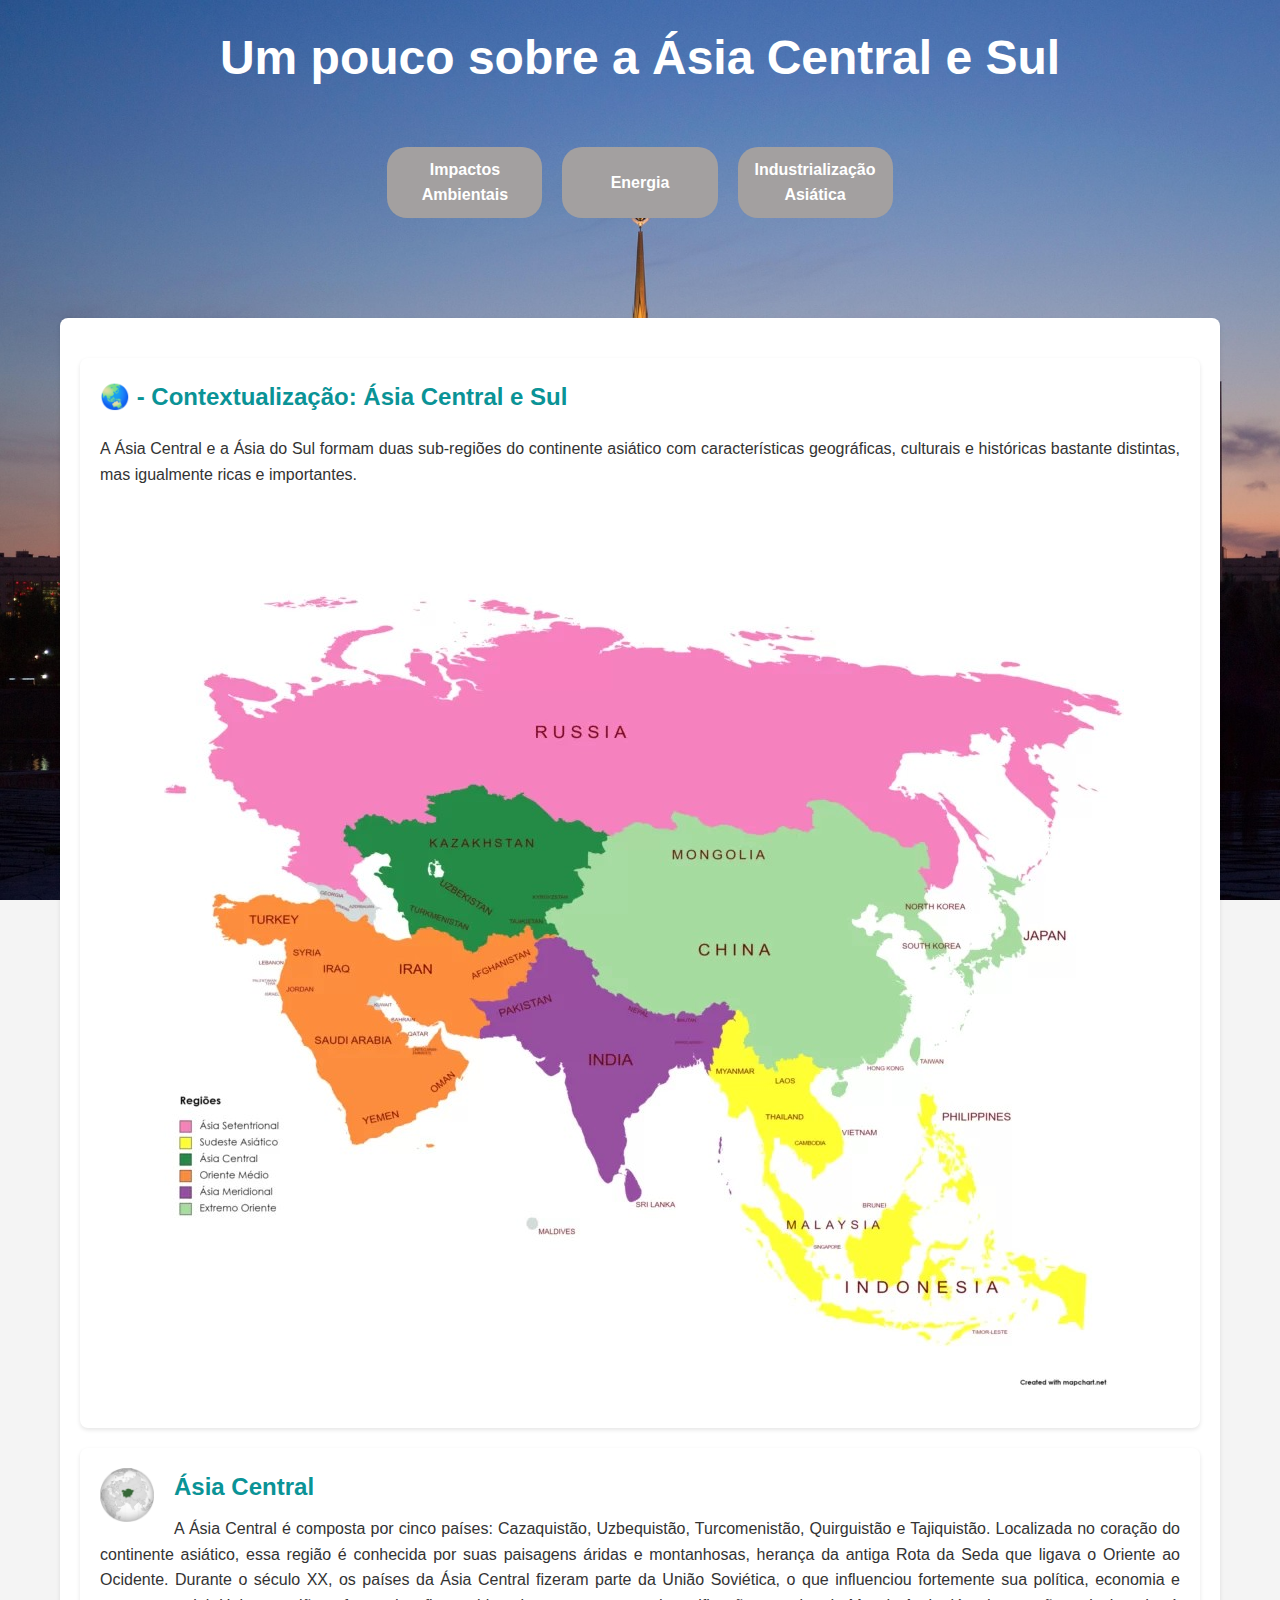
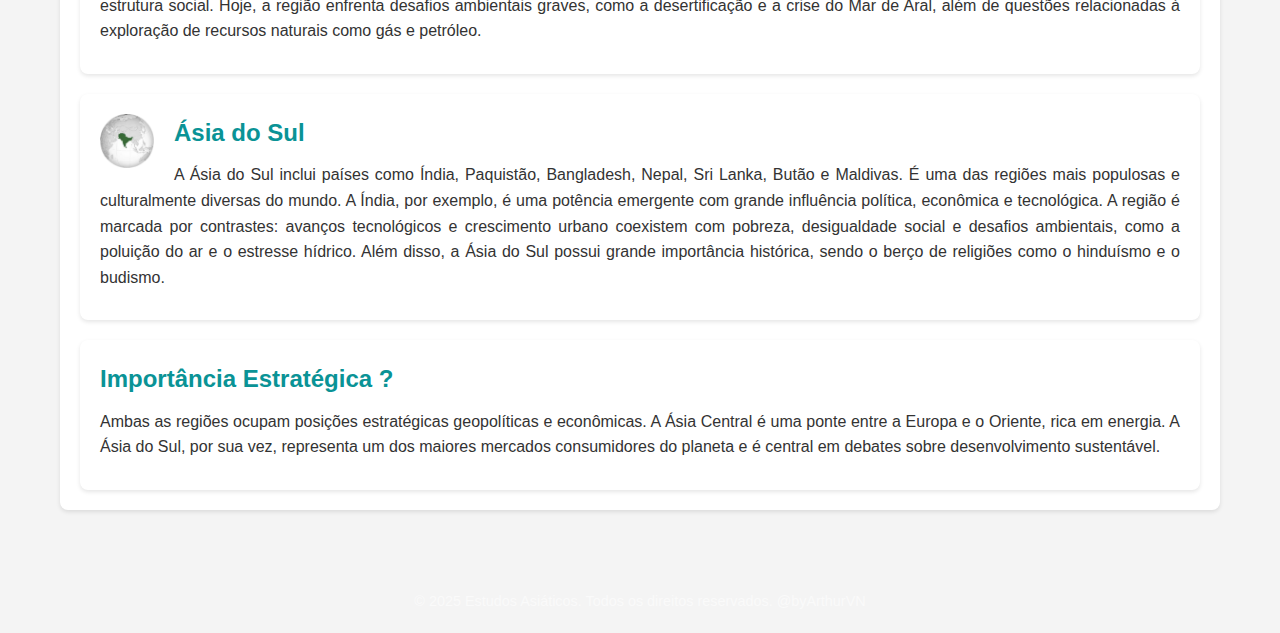
<file: index.html>
<!DOCTYPE html>
<html lang="pt-BR">
<head>
    <meta charset="UTF-8">
    <meta name="viewport" content="width=device-width, initial-scale=1.0">
    <link rel="stylesheet" href="styles.css">
    <link rel="icon" href="img/Asia_Central_Sul_Icone_Estilizado.png" type="image/x-icon">

    <title>Ásia Central e Sul</title>
  
</head>
<body>
    <header>
        <h1>Um pouco sobre a Ásia Central e Sul</h1>
        <nav>
            <ul>
                <div class="lado">
                <li class="estilo-lado"><a href="impactos.html">Impactos Ambientais</a></li>
                <li class="estilo-lado"><a href="energia.html">Energia</a></li>
                <li class="estilo-lado"><a href="industria.html">Industrialização Asiática</a></li>
            </div>
            </ul>
        </nav>
    </header>
    <main>

        <!--Contextuaçização sobre a Asia Central E Sul-->
        <section>
            <section>
        <h2 >🌏 - Contextualização: Ásia Central e Sul</h2>
        
        <div class="texto-img2">
       
        <p>A Ásia Central e a Ásia do Sul formam duas sub-regiões do continente asiático com características geográficas, culturais e históricas bastante distintas, mas igualmente ricas e importantes.</p>

            <img  src="img/regioes-asia-natural.jpeg"  alt="Teste">

        </section>
    </div>
    <section>
<h2><img src="img/Asia_central-removebg-preview.png" alt="Ásia Central" class="img2"> Ásia Central</h2>
<p>A Ásia Central é composta por cinco países: Cazaquistão, Uzbequistão, Turcomenistão, Quirguistão e Tajiquistão. Localizada no coração do continente asiático, essa região é conhecida por suas paisagens áridas e montanhosas, herança da antiga Rota da Seda que ligava o Oriente ao Ocidente. Durante o século XX, os países da Ásia Central fizeram parte da União Soviética, o que influenciou fortemente sua política, economia e estrutura social. Hoje, a região enfrenta desafios ambientais graves, como a desertificação e a crise do Mar de Aral, além de questões relacionadas à exploração de recursos naturais como gás e petróleo.</p>
</section>
<section>
<h2><img src="img/Asia_Meridional-removebg-preview.png" alt="Ásia do Sul" class="img2"> Ásia do Sul</h2>
<p>A Ásia do Sul inclui países como Índia, Paquistão, Bangladesh, Nepal, Sri Lanka, Butão e Maldivas. É uma das regiões mais populosas e culturalmente diversas do mundo. A Índia, por exemplo, é uma potência emergente com grande influência política, econômica e tecnológica. A região é marcada por contrastes: avanços tecnológicos e crescimento urbano coexistem com pobreza, desigualdade social e desafios ambientais, como a poluição do ar e o estresse hídrico. Além disso, a Ásia do Sul possui grande importância histórica, sendo o berço de religiões como o hinduísmo e o budismo.</p>
</section>
<section>
<h2> Importância Estratégica ?</h2>
<p>Ambas as regiões ocupam posições estratégicas geopolíticas e econômicas. A Ásia Central é uma ponte entre a Europa e o Oriente, rica em energia. A Ásia do Sul, por sua vez, representa um dos maiores mercados consumidores do planeta e é central em debates sobre desenvolvimento sustentável.</p>
</section>
        

        


</section>

    </main>
    <footer>
        <p>&copy; 2025 Estudos Asiáticos. Todos os direitos reservados. @byArthurVN</p>
    </footer>
</body>
</html>
</file>
<file: styles.css>
* {min-width: auto;
            margin: 0;
            padding: 0;
            box-sizing: border-box;
        }
        @keyframes Animationin{
            from{
                transform: translateY(-300px)
            }
            to{
                transform: translateY(0px)
            }
        }
        .Animationin{
            text-align: center;
            from{
                transform: translateY(-300px)
            }
            to{
                transform: translateY(0px)
            }
            animation: Animationin 0.6s ease-in ;
        }
     
        
        body {
            font-family: "Segoe UI", Tahoma, Geneva, Verdana, sans-serif;
            line-height: 1.6;
            background-color: #f4f4f4;
            color: #333;
            background-image: url(img/architecture-3592318_1920.jpg);
            background-size: cover;
            background-position: center;
            image-resolution: from-image;
            background-attachment: fixed;
        }
        nav, main, section, footer {
            display: block;
            margin: 0 auto;
            max-width: 1200px;
            padding: 20px;
            
        }
        header {
            background-color: transparent ;
            color: #fff;
            border-radius: 0 0 8px 8px;
            display: block;
            margin: 0 auto;
            max-width: 1900px;
            padding: 20px;
           
        }
        header h1 {
            font-size: 3rem;
            text-align: center;
        }
        nav ul {
            list-style: none;
            display: flex;
            justify-content: center;
            gap: 20px;
            margin-top: 10px;
        }
        nav a {
            text-decoration: none;
            color: #ffffff;
            font-weight: bold;
        }
        section {
            background: #fff;
            margin-top: 20px;
            border-radius: 8px;
            padding: 20px;
            box-shadow: 0 2px 4px rgba(0,0,0,0.1);
        }
        section h2 {
            font-size: 1.5rem;
            margin-bottom: 10px;
            color: #0a9396;
        }
        section p {
            margin-bottom: 10px;
            text-align: justify;
        }
        footer {
            text-align: center;
            font-size: 0.9rem;
            color: #fafafa;
            margin-top: 40px;
            background-color: transparent;
        }
      
 
   
  .lado {
    
    display: flex;               
    justify-content: space-between;
    gap: 20px;    
    flex-wrap: wrap;
            margin: 0 auto;
            max-width: 1200px;
            padding: 20px; 
            text-align: center;
    
  }
  .estilo-lado {
    display: flex;
    align-items: center;
    justify-content: center;;
    flex: 1;                        
    padding: 10px;
    background: #a3a0a0;
    border-radius: 20px;
    transition: all 0.5s;
    gap: 80px; 

  }
  .estilo-lado:hover{
    flex: 1;
    padding: 10px;
    border-radius: 20px;
    background-color: #0a9396;
    box-shadow: 5px 12px 30px #0a9396; ;
  }
 
  .texto-img{
    display: flex;
    align-items: center;
    gap: 80px; 
    justify-content: space-between;
    flex-wrap: wrap;
    margin-top: 20px;
    margin-bottom: 20px;
    width:100%;
    max-width:5000px;
    border-radius:10px;
    margin-bottom:16px;
   
    
  }
  


    .texto-img img{
        float: right;
        margin-left: 20px;
        max-width: 300px;
        height: auto;
    }
    .texto-img2{
        display: flex;
        align-items: center;
        gap: 80px; 
        justify-content: space-between;
        flex-wrap: wrap;
        margin-top: 20px;
        margin-bottom: 20px;
        width:100%;
        max-width:5000px;
        border-radius:10px;
        margin-bottom:16px;
    }
    .texto-img2 img{
        float: right;
        justify-content: center;
        align-items: center;
        gap: 80px;
        max-width: 1080px;
        height: auto;
    }
    .texto {
        overflow: hidden;
        align-content: center;
        width: 100%;
        height: 100%;
      }
        .img{
       size: 100%;
        max-width: 100%;
        height: auto;
        
        
    }
     
    
      .img2{
        float: left;
        margin-right: 20px;
        max-width: 5%;
        height: auto;
      }

@media only screen and (max-width: 1080px){
    body{
        flex-wrap: wrap;
        background-image: url(img/architecture-3592318_1920.jpg);
        background-size: cover;
        background-position: center;
    }
    .texto-img{
        flex-direction: column;
        align-items: center;
        gap: 0px;
        text-size-adjust: auto;
        margin-top: 20px;
    }
    .texto-img2 img{
        float: none;
        margin-left: 0px;
        max-width: 100%;
        height: auto;
    }
    
}
</file>
